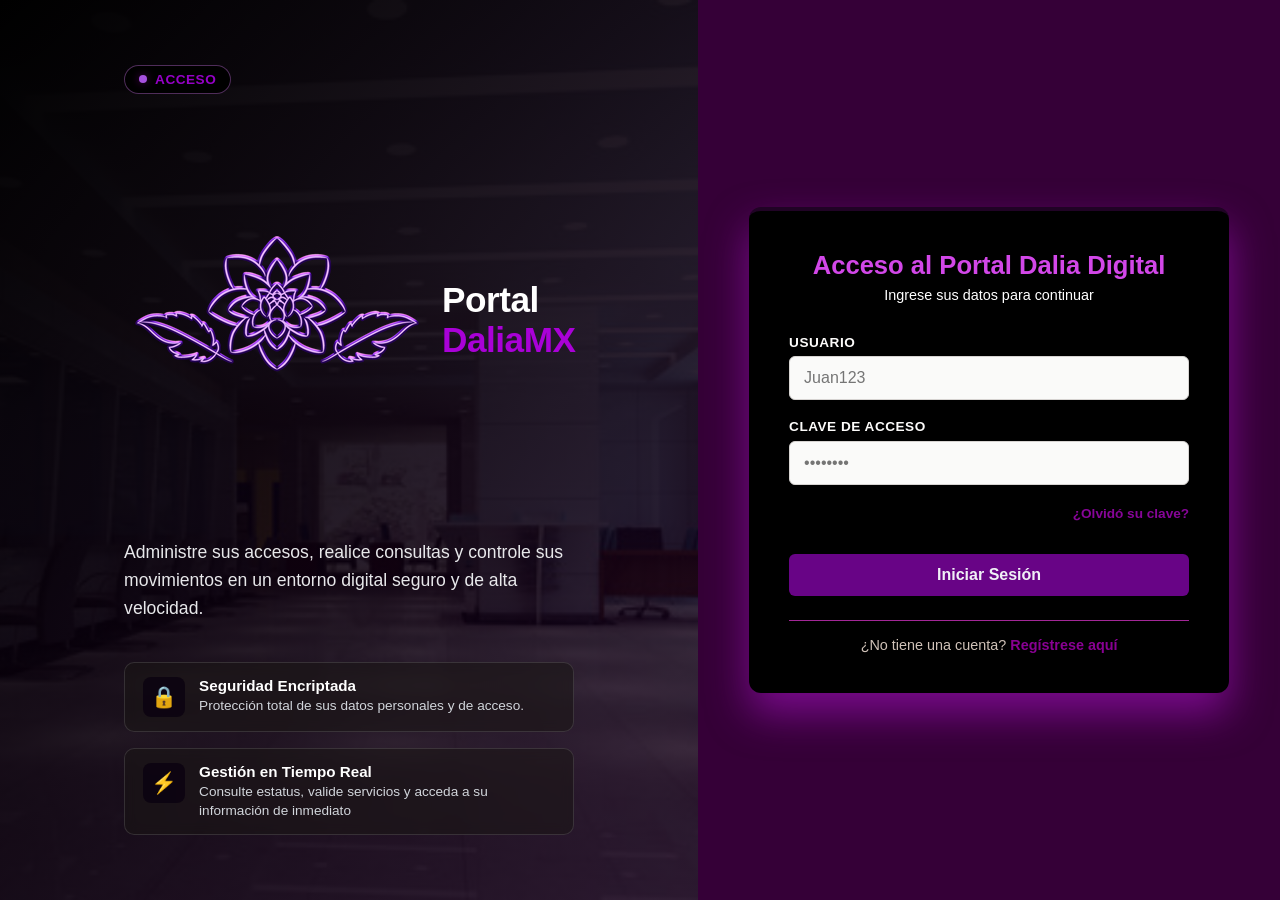
<file: index.html>
<!--
  ======================================================================
  INSTITUCIÓN: CBTis 166 Pablo Torres Burgos
  ----------------------------------------------------------------------
  * Estudiante: López Acosta Elizabeth
  * Grupo: 3B PRO VESP  
  * Actividad: Práctica Temática sobre Formularios en HTML5
  ====================================================================== -->

<!DOCTYPE html>
<html lang="es">
<head>
    <meta charset="UTF-8">
    <meta name="viewport" content="width=device-width, initial-scale=1.0">
    <title>Acceso - Portal DaliaMX</title>
    <link rel="stylesheet" href="styles.css">
</head>
<body>

    <!-- Contenedor principal que divide la pantalla en dos mitades -->
    <div class="portal-container">

        <!-- LADO IZQUIERDO: Panel de Marca Estilo Portal Financiero/Turístico Avanzado -->
        <div class="portal-brand-side">
            <div class="brand-content">
                
                <!-- Insignia superior -->
                <div class="brand-badge">
                    <span class="badge-dot"></span> ACCESO
                </div>

                <div class="brand-logo-large">
                    <span class="logo-icon">
                        <img src="img/Dalialogo.png">
                    </span>
                    <h1>Portal <span>DaliaMX</span></h1>
                </div>
                
                <p class="brand-tagline">
                    Administre sus accesos, realice consultas y controle sus movimientos en un entorno digital seguro y de alta velocidad.
                </p>

                <!-- Tarjetas pequeñas de características (Estilo Broker / Fintech) -->
                <div class="brand-features">
                    <div class="feature-item">
                        <div class="feature-icon">🔒</div>
                        <div>
                            <h4>Seguridad Encriptada</h4>
                            <p>Protección total de sus datos personales y de acceso.</p>
                        </div>
                    </div>
                    <div class="feature-item">
                        <div class="feature-icon">⚡</div>
                        <div>
                            <h4>Gestión en Tiempo Real</h4>
                            <p>Consulte estatus, valide servicios y acceda a su información de inmediato</p>
                        </div>
                    </div>
                </div>

            </div>
        </div>

        <!-- LADO DERECHO: Tarjeta del Formulario de Inicio de Sesión -->
        <div class="portal-form-side">
            <div class="login-card">
                
                <div class="login-header">
                    <h2>Acceso al Portal Dalia Digital</h2>
                    <p>Ingrese sus datos para continuar</p>
                </div>

                <!-- Formulario de Inicio de Sesión -->
                <form id="form-login" action="/login-procesar" method="POST">
                    
                    <div class="input-group">
                        <label for="usuario">Usuario</label>
                        <input type="text" id="usuario" name="usuario" placeholder="Juan123" required>
                    </div>

                    <div class="input-group">
                        <label for="password">Clave de acceso</label>
                        <input type="password" id="password" name="acceso" placeholder="••••••••" required>
                    </div>

                    <div class="form-actions-help">
                        <a href="recuperar.html" class="forgot-link">¿Olvidó su clave?</a>
                    </div>

                    <button type="submit" class="btn-submit">Iniciar Sesión</button>

                </form>

                <!-- Pie de tarjeta con opción de registro -->
                <div class="login-footer">
                    <p>¿No tiene una cuenta? <a href="registro.html">Regístrese aquí</a></p>
                </div>

            </div>
        </div>

    </div>

    <script src="script.js"></script>
</body>
</html>
</file>
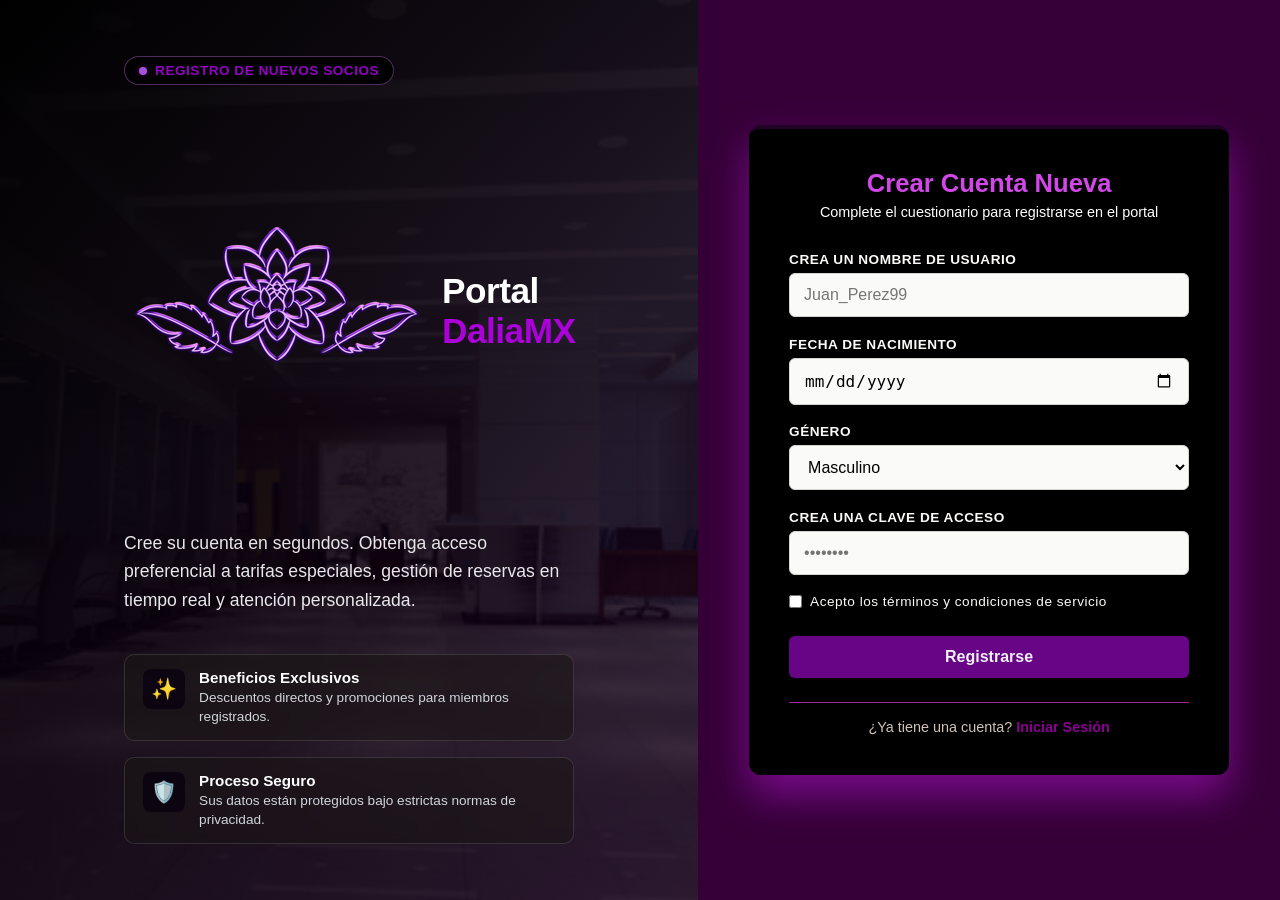
<file: registro.html>
<!DOCTYPE html>
<html lang="es">
<head>
    <meta charset="UTF-8">
    <meta name="viewport" content="width=device-width, initial-scale=1.0">
    <title>Registro - Portal DaliaMX</title>
    <link rel="stylesheet" href="styles.css">
</head>
<body>

    <!-- Contenedor general de dos columnas -->
    <div class="portal-container">

        <!-- LADO IZQUIERDO: Panel de Marca y Características -->
        <div class="portal-brand-side">
            <div class="brand-content">
                
                <div class="brand-badge">
                    <span class="badge-dot"></span> Registro de Nuevos Socios
                </div>

                <div class="brand-logo-large">
                    <span class="logo-icon">
                        <img src="img/Dalialogo.png">
                    </span>
                    <h1>Portal <span>DaliaMX</span></h1>
                </div>
                
                <p class="brand-tagline">
                    Cree su cuenta en segundos. Obtenga acceso preferencial a tarifas especiales, gestión de reservas en tiempo real y atención personalizada.
                </p>

                <div class="brand-features">
                    <div class="feature-item">
                        <div class="feature-icon">✨</div>
                        <div>
                            <h4>Beneficios Exclusivos</h4>
                            <p>Descuentos directos y promociones para miembros registrados.</p>
                        </div>
                    </div>
                    <div class="feature-item">
                        <div class="feature-icon">🛡️</div>
                        <div>
                            <h4>Proceso Seguro</h4>
                            <p>Sus datos están protegidos bajo estrictas normas de privacidad.</p>
                        </div>
                    </div>
                </div>

            </div>
        </div>

        <!-- LADO DERECHO: Tarjeta del Formulario de Registro -->
        <div class="portal-form-side">
            <div class="login-card">
                
                <div class="login-header">
                    <h2>Crear Cuenta Nueva</h2>
                    <p>Complete el cuestionario para registrarse en el portal</p>
                </div>

                <!-- Formulario completo de Registro -->
                <form id="form-registro" action="#" method="POST">
                    
                    <div class="input-group">
                        <label for="nombre">Crea un Nombre de Usuario</label>
                        <input type="text" id="usuario" name="usuario" placeholder="Juan_Perez99" required>
                    </div>

                     <div class="input-group">
                        <label for="fecha-nacimiento">Fecha de Nacimiento</label>
                        <input type="date" id="fecha-nacimiento" name="fecha_nacimiento">
                    </div>

                     <div class="input-group">
                        <label for="genero">Género</label>
                        <select id="genero" name="genero">
                            <option value="masculino" selected>Masculino</option>
                            <option value="femenino">Femenino</option>
                            <option value="otro">Otro</option>
                        </select>
                    </div>

                    <div class="input-group">
                        <label for="password">Crea una Clave de acceso</label>
                        <input type="password" id="clave" name="clave" placeholder="••••••••" required>
                    </div>
        
                    <div class="input-group checkbox-group">
                        <input type="checkbox" id="terminos" name="terminos" required>
                        <label for="terminos" style="display: inline; font-weight: normal; text-transform: none; font-size: 0.85rem; margin-bottom: 0;">
                            Acepto los términos y condiciones de servicio
                        </label>
                    </div>

                    <button type="submit" class="btn-submit">Registrarse</button>

                </form>

                <!-- Pie de tarjeta con enlace para regresar al Login -->
                <div class="login-footer">
                    <p>¿Ya tiene una cuenta? <a href="index.html">Iniciar Sesión</a></p>
                </div>

            </div>
        </div>

    </div>

    <script src="script_registro.js"></script>
</body>
</html>
</file>
<file: styles.css>
/* ======================================================================
   ESTILOS CORPORATIVOS - HOTEL PARAÍSO TROPICAL (ESTILO LUJO / RESORT)
   ====================================================================== */
* {
    box-sizing: border-box;
    margin: 0;
    padding: 0;
}

body {
    font-family: 'Segoe UI', Tahoma, Geneva, Verdana, sans-serif;
    min-height: 100vh;
    overflow-y: auto;
    background-color: #10001a; /* Fondo oscuro cálido */
}

/* Contenedor general que divide la pantalla en dos columnas */
/* 
  display: grid; 
  Activa el sistema de cuadrícula (CSS Grid) en el contenedor principal 
  para organizar los elementos en filas y columnas de manera estructurada.
*/
/* 
  grid-template-columns: 1.2fr 1fr; 
  Define exactamente dos columnas. La primera ('1.2fr') es ligeramente 
  más ancha que la segunda ('1fr'), dando mayor protagonismo visual al 
  panel izquierdo de marca e imagen.
*/
/* 
  min-height: 100vh; 
  Asegura que el contenedor ocupe siempre al menos el 100% de la altura 
  visible de la pantalla (Viewport Height), adaptándose a cualquier monitor.
*/
.portal-container {
    display: grid;
    grid-template-columns: 1.2fr 1fr; /* Izquierda más amplia, derecha simétrica */
    min-height: 100vh;
    width: 100%;
}

@media (max-width: 900px) {
    .portal-container {
        grid-template-columns: 1fr; /* En celulares se vuelve una sola columna */
    }
    .portal-brand-side {
        padding: 3rem 1.5rem !important;
        min-height: 280px;
    }
}

/* --------------------------------------------------------------------
   PANEL IZQUIERDO: IMAGEN TROPICAL CON FILTRO CÁLIDO Y ELEGANTE
   -------------------------------------------------------------------- */
.portal-brand-side {
    /* Degradado cálido/dorado y oscuro sobre la imagen tropical */
    background: linear-gradient(135deg, rgb(0, 0, 0), rgba(23, 1, 30, 0.8)), 
                url('img/Bancofondo.jpeg');
    background-size: cover;
    background-position: center;
    background-repeat: no-repeat;
    display: flex;
    align-items: center;
    justify-content: center;
    padding: 3rem;
    color: white;
}

.brand-content {
    max-width: 450px;
}

/* Insignia superior en tonos dorados/arena */
.brand-badge {
    display: inline-flex;
    align-items: center;
    gap: 8px;
    background-color: rgb(0, 0, 0);
    border: 1px solid rgba(198, 114, 225, 0.4);
    padding: 6px 14px;
    border-radius: 20px;
    font-size: 0.85rem;
    font-weight: 600;
    color: #9500c7;
    text-transform: uppercase;
    letter-spacing: 0.5px;
    margin-bottom: 1.5rem;
    backdrop-filter: blur(4px);
}

.badge-dot {
    width: 8px;
    height: 8px;
    background-color: #a751e0;
    border-radius: 50%;
    box-shadow: 0 0 8px #50055a;
}

.brand-logo-large {
    display: flex;
    align-items: center;
    gap: 12px;
    margin-bottom: 1rem;
}

.brand-logo-large .logo-icon {
    font-size: 2rem;
    color: #671682; /* Acento dorado */
}

.brand-logo-large h1 {
    font-size: 2.2rem;
    font-weight: 800;
    letter-spacing: -0.5px;
}

.brand-logo-large h1 span {
    color: #a901d7; /* Dorado tropical */
}

.brand-tagline {
    font-size: 1.1rem;
    line-height: 1.6;
    opacity: 0.95;
    color: #f3f4f6;
}

/* Tarjetas de características con estilo cristal cálido */
.brand-features {
    margin-top: 2.5rem;
    display: flex;
    flex-direction: column;
    gap: 1rem;
}

.feature-item {
    display: flex;
    align-items: flex-start;
    gap: 14px;
    background: rgba(26, 22, 20, 0.55);
    border: 1px solid rgba(255, 255, 255, 0.12);
    padding: 14px 18px;
    border-radius: 10px;
    backdrop-filter: blur(6px);
    transition: transform 0.2s ease, border-color 0.2s ease;
}

.feature-item:hover {
    transform: translateY(-2px);
    border-color: rgba(108, 23, 127, 0.707);
}

.feature-icon {
    font-size: 1.3rem;
    background: rgba(10, 0, 15, 0.756);
    padding: 8px;
    border-radius: 8px;
    display: flex;
    align-items: center;
    justify-content: center;
}

.feature-item h4 {
    color: #ffffff;
    font-size: 0.95rem;
    font-weight: 600;
    margin-bottom: 2px;
}

.feature-item p {
    color: #d1d5db;
    font-size: 0.85rem;
    line-height: 1.4;
}


/* --------------------------------------------------------------------
   PANEL DERECHO: FORMULARIO Y TARJETA
   -------------------------------------------------------------------- */
.portal-form-side {
    background-color: #350037; /* Fondo oscuro cálido a juego */
    display: flex;
    align-items: center;
    justify-content: center;
    padding: 2rem 1rem;
}

.login-card {
    background-color: #000000;
    padding: 2.5rem;
    border-radius: 12px;
    box-shadow: 0 20px 40px #be14e080;
    width: 100%;
    max-width: 480px;
    border-top: 4px solid #200325; /* Toque dorado/arena institucional */
}

/* Encabezado del formulario */
.login-header {
    text-align: center;
    margin-bottom: 2rem;
}

.login-header h2 {
    color: #d247e8;
    font-size: 1.6rem;
    margin-bottom: 0.4rem;
}

.login-header p {
    color: #ffffff;
    font-size: 0.9rem;
}

/* Grupos de campos */
.input-group {
    margin-bottom: 1.2rem;
}

label {
    display: block;
    margin-bottom: 0.4rem;
    font-weight: 600;
    color: #fcfbfa;
    font-size: 0.85rem;
    text-transform: uppercase;
    letter-spacing: 0.5px;
}

/* Inputs limpios y modernos */
input[type="text"],
input[type="email"],
input[type="password"],
input[type="tel"],
input[type="number"],
input[type="date"],
select,
textarea {
    width: 100%;
    padding: 12px 14px;
    border: 1px solid #d6d3d1;
    border-radius: 6px;
    font-size: 1rem;
    background-color: #fafaf9;
    transition: all 0.2s ease;
}

input:focus, 
select:focus, 
textarea:focus {
    border-color: #0b0e69;
    outline: none;
    background-color: #fef5f5;
    box-shadow: 0 0 0 3px rgba(217, 119, 6, 0.15);
}

/* Estilos para Checkboxes y Radio Buttons */
.checkbox-group {
    display: flex;
    align-items: center;
    gap: 8px;
    margin-top: 0.5rem;
}

input[type="checkbox"], 
input[type="radio"] {
    width: auto;
    cursor: pointer;
}

/* Enlace de ayuda */
.form-actions-help {
    text-align: right;
    margin-bottom: 1.5rem;
}

.forgot-link {
    color: #870598;
    font-size: 0.85rem;
    text-decoration: none;
    font-weight: 600;
}

.forgot-link:hover {
    text-decoration: underline;
}

/* Botón de envío principal (Dorado cálido) */
.btn-submit {
    width: 100%;
    padding: 12px;
    border: none;
    border-radius: 6px;
    background-color: #680486;
    color: rgb(240, 240, 246);
    font-size: 1rem;
    font-weight: 600;
    cursor: pointer;
    transition: background-color 0.2s;
    margin-top: 0.5rem;
}

.btn-submit:hover {
    background-color: #9c07a7;
}

/* Pie de tarjeta */
.login-footer {
    text-align: center;
    margin-top: 1.5rem;
    padding-top: 1rem;
    border-top: 1px solid #a32797;
}

.login-footer p {
    color: #d0c2b8;
    font-size: 0.9rem;
}

.login-footer a {
    color: #890093;
    text-decoration: none;
    font-weight: 600;
}

.login-footer a:hover {
    text-decoration: underline;
}
</file>
